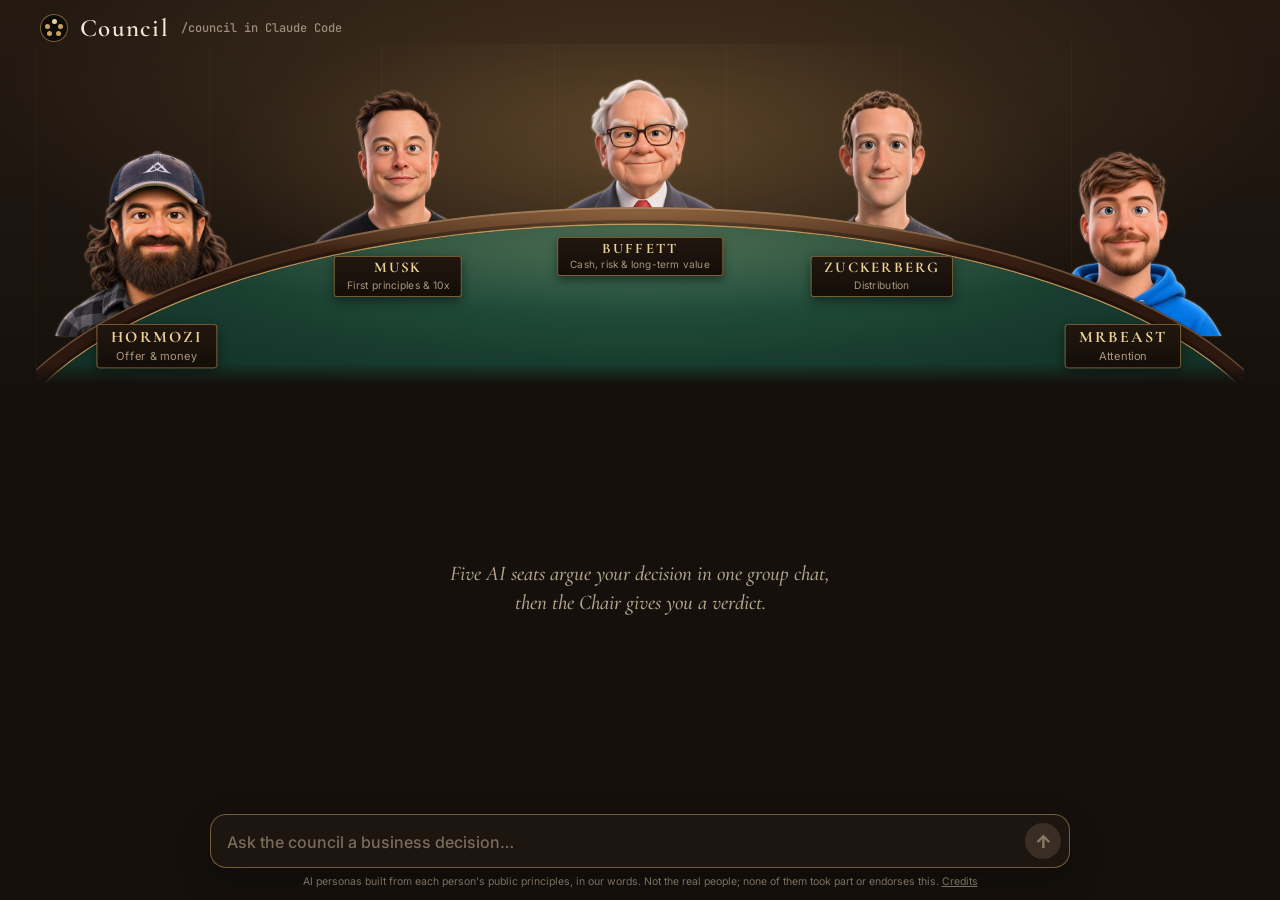
<file: example/council/2026-11-23-ams-ai-or-salesperson/room/index.html>
<!doctype html>
<html lang="en">
<head>
<meta charset="utf-8">
<meta name="viewport" content="width=device-width, initial-scale=1">
<title>Council · Yekar</title>
<link rel="icon" href="data:,">
<link rel="preconnect" href="https://fonts.googleapis.com">
<link href="https://fonts.googleapis.com/css2?family=Cormorant+Garamond:ital,wght@0,500;0,600;0,700;1,500&family=Inter:wght@400;500;600;700;800&family=JetBrains+Mono:wght@500&display=swap" rel="stylesheet">
<link rel="stylesheet" href="lab.css">
<link rel="stylesheet" href="council.css?v=409c1279">
</head>
<body>
<div class="room">
  <header class="bar">
    <span class="logo"><i></i><i></i><i></i><i></i><i></i></span><b>Council</b><span class="muted">/council in Claude Code</span>
    <span class="round" id="round"></span>
  </header>
  <section class="cast" id="cast"><div class="table"></div></section>
  <section class="chat" id="chat"></section>
  <div class="foot">
    <div class="typing" id="typing"></div>
    <form class="composer" id="composer" autocomplete="off">
      <textarea id="box" rows="1" spellcheck="false" placeholder="Ask the council a business decision…"></textarea>
      <button id="run" type="submit" aria-label="Send">↑</button>
    </form>
    <div class="disclaim">AI personas built from each person's public principles, in our words. Not the real people; none of them took part or endorses this. <a href="assets/CREDITS.md" target="_blank">Credits</a></div>
  </div>
</div>

<div class="modal" id="modal" hidden>
  <div class="sheet seat-sheet">
    <button class="x" id="close">✕</button>
    <div class="m-body" id="mBody"></div>
  </div>
</div>

<script src="data.js?v=cd6d4504"></script>
<script src="app.js?v=7f119213"></script>
</body>
</html>
</file>
<file: example/council/2026-11-23-ams-ai-or-salesperson/room/lab.css>
/* Shared look for the Jev labs (Ad Lab, Content Lab): a light product dashboard built to be screen-recorded at 1440x900+ */
:root {
  --bg: #f3f1ec; --panel: #ffffff; --ink: #141414; --muted: #8a857b; --line: #e7e3da; --soft: #f7f5f0;
  --jev: #2f5bff; --jev-soft: #e8edff; --win: #ff6a2b; --win-soft: #fff0e8; --ok: #18a058;
  --r: 14px; --sh: 0 1px 2px rgba(20,20,20,.04), 0 6px 24px rgba(20,20,20,.05);
}
* { box-sizing: border-box; }
html, body { margin: 0; height: 100%; background: var(--bg); color: var(--ink); font: 14px/1.4 Inter, system-ui, sans-serif; -webkit-font-smoothing: antialiased; }
b { font-weight: 700; }
.muted { color: var(--muted); }
button { font: inherit; cursor: pointer; }
[hidden] { display: none !important; }

.app { display: grid; grid-template-columns: 232px 1fr; height: 100vh; }
.side { background: #faf9f6; border-right: 1px solid var(--line); padding: 20px 14px; display: flex; flex-direction: column; gap: 6px; }
.brand { display: flex; gap: 10px; align-items: center; padding: 2px 8px 18px; }
.brand img { width: 30px; height: 30px; border-radius: 8px; }
.brand b { display: block; font-size: 16px; letter-spacing: -.01em; }
.brand span { font-size: 12px; color: var(--muted); }
.ws-label { font-size: 11px; text-transform: uppercase; letter-spacing: .08em; color: var(--muted); padding: 0 8px 4px; }
.ws { display: flex; gap: 10px; align-items: center; background: var(--panel); border: 1px solid var(--line); border-radius: 12px; padding: 10px; margin-bottom: 14px; }
.ws-av { width: 32px; height: 32px; border-radius: 50%; background: #141414; color: #fff; display: grid; place-items: center; font-size: 12px; font-weight: 700; overflow: hidden; }
.ws-av img { width: 100%; height: 100%; object-fit: cover; }
.ws b { display: block; font-size: 13px; }
.ws span { font-size: 12px; color: var(--muted); }
nav { display: flex; flex-direction: column; gap: 2px; }
nav a { display: flex; gap: 10px; align-items: center; padding: 9px 10px; border-radius: 9px; color: #4a4741; cursor: pointer; font-weight: 500; }
nav a i { font-style: normal; width: 18px; text-align: center; color: var(--muted); }
nav a:hover { background: #f0eee8; }
nav a.on { background: var(--panel); color: var(--ink); box-shadow: var(--sh); }
nav a.on i { color: var(--jev); }
.side-foot { margin-top: auto; padding: 10px; font-size: 12px; }
.model { display: flex; align-items: center; gap: 8px; font-weight: 600; font-family: 'JetBrains Mono', monospace; font-size: 12px; }
.dot { width: 8px; height: 8px; border-radius: 50%; background: var(--ok); box-shadow: 0 0 0 3px #18a05822; }

main { display: flex; flex-direction: column; gap: 16px; padding: 18px 22px 22px; min-width: 0; overflow: hidden; }
.top { display: flex; align-items: center; gap: 14px; }
.crumbs { font-weight: 600; font-size: 15px; white-space: nowrap; }
.source { flex: 1; display: flex; align-items: center; gap: 10px; background: var(--panel); border: 1px solid var(--line); border-radius: 11px; padding: 9px 12px; min-width: 0; }
.src-ico { width: 22px; height: 22px; border-radius: 6px; background: #1877f2; color: #fff; font-weight: 800; display: grid; place-items: center; font-size: 13px; flex: none; }
.src-ico.yt { background: #141414; font-size: 10px; }
.src-url { color: #5d5a53; white-space: nowrap; overflow: hidden; text-overflow: ellipsis; font-size: 13px; }
.src-url b { color: var(--ink); }
.btn { border: 0; border-radius: 11px; padding: 10px 16px; font-weight: 600; white-space: nowrap; }
.btn.primary { background: var(--ink); color: #fff; box-shadow: 0 4px 14px rgba(20,20,20,.18); transition: transform .12s, background .2s; }
.btn.primary:hover { transform: translateY(-1px); }
.btn.primary .spark { color: #9db2ff; }
.btn.primary.busy { background: var(--jev); }
.btn.primary.done { background: #fff; color: var(--ink); border: 1px solid var(--line); box-shadow: none; }
.btn.primary.done .spark { color: var(--ok); }

.stats { display: grid; grid-template-columns: repeat(4, 1fr); gap: 14px; }
.stat { background: var(--panel); border: 1px solid var(--line); border-radius: var(--r); padding: 14px 16px; box-shadow: var(--sh); min-width: 0; }
.stat label { font-size: 11px; text-transform: uppercase; letter-spacing: .08em; color: var(--muted); font-weight: 600; }
.stat > div:nth-child(2) { margin-top: 6px; display: flex; align-items: baseline; gap: 6px; }
.stat b { font-size: 30px; letter-spacing: -.03em; font-variant-numeric: tabular-nums; line-height: 1; }
.stat .of { color: var(--muted); font-size: 15px; font-weight: 500; }
.stat .sub { color: var(--muted); font-size: 12px; margin-top: 8px; white-space: nowrap; overflow: hidden; text-overflow: ellipsis; }
.stat .bar { height: 4px; background: var(--soft); border-radius: 4px; margin-top: 12px; overflow: hidden; }
.stat .bar i { display: block; height: 100%; width: 0; background: var(--jev); transition: width .2s; }
.stat.cost { background: #141414; border-color: #141414; color: #fff; }
.stat.cost label, .stat.cost .sub { color: #a7a39b; }
.stat.cost b { color: #fff; }

.stage { flex: 1; display: grid; grid-template-columns: 1fr 380px; gap: 16px; min-height: 0; }
.card { background: var(--panel); border: 1px solid var(--line); border-radius: var(--r); box-shadow: var(--sh); padding: 16px 18px; display: flex; flex-direction: column; min-height: 0; }
.card-h { display: flex; justify-content: space-between; align-items: flex-start; margin-bottom: 12px; }
.card-h h2 { margin: 0; font-size: 16px; letter-spacing: -.01em; display: inline; }
.card-h .muted { font-size: 12.5px; margin-top: 2px; }
.seg { display: flex; background: var(--soft); border-radius: 9px; padding: 3px; border: 1px solid var(--line); }
.seg button { border: 0; background: none; padding: 6px 12px; border-radius: 7px; font-size: 12.5px; font-weight: 600; color: var(--muted); }
.seg button.on { background: #fff; color: var(--ink); box-shadow: var(--sh); }
.back { border: 1px solid var(--line); background: #fff; border-radius: 8px; width: 28px; height: 28px; margin-right: 8px; vertical-align: 2px; }

/* the archive wall; tiles are sized by padding: aspect-ratio rows collapse in the scrolling grid */
.wall { flex: 1; display: grid; grid-template-columns: repeat(auto-fill, minmax(78px, 1fr)); gap: 8px; align-content: start; overflow: auto; padding: 2px; }
.tile { position: relative; padding-top: 100%; border-radius: 9px; overflow: hidden; background: var(--soft); }
.tile img { position: absolute; inset: 0; width: 100%; height: 100%; object-fit: cover; display: block; filter: grayscale(1) brightness(1.08) contrast(.85); opacity: .38; transition: filter .35s, opacity .35s, transform .35s; }
.tile.done img { filter: none; opacity: 1; }
.tile.done { box-shadow: 0 0 0 2px var(--jev); }
.tile .chk { position: absolute; top: 5px; right: 5px; width: 18px; height: 18px; border-radius: 50%; background: var(--jev); color: #fff; font-size: 11px; display: grid; place-items: center; transform: scale(0); transition: transform .25s cubic-bezier(.3,1.6,.5,1); }
.tile.done .chk { transform: scale(1); }
.tile .tag { position: absolute; left: 4px; bottom: 4px; right: 4px; background: rgba(20,20,20,.78); color: #fff; font-size: 9.5px; font-weight: 600; border-radius: 5px; padding: 2px 5px; white-space: nowrap; overflow: hidden; text-overflow: ellipsis; opacity: 0; transition: opacity .3s; }
.tile.done .tag { opacity: 1; }
.tile.scan::after { content: ''; position: absolute; inset: 0; background: linear-gradient(180deg, transparent, #2f5bff55, transparent); animation: scan .7s linear infinite; }
@keyframes scan { from { transform: translateY(-100%); } to { transform: translateY(100%); } }

/* live feed */
.feed { flex: 1; overflow: hidden; display: flex; flex-direction: column; gap: 8px; }
.feed .empty { margin: auto; color: var(--muted); text-align: center; }
.fi { display: grid; grid-template-columns: 46px 1fr; gap: 10px; align-items: center; padding: 8px; border: 1px solid var(--line); border-radius: 11px; animation: drop .3s ease-out; }
.fi img { width: 46px; height: 46px; border-radius: 8px; object-fit: cover; }
.fi .chips { display: flex; flex-wrap: wrap; gap: 4px; }
.chip { font-size: 11px; font-weight: 600; padding: 3px 7px; border-radius: 6px; background: var(--soft); color: #4a4741; white-space: nowrap; }
.chip.k { background: var(--jev-soft); color: var(--jev); }
.chip.w { background: var(--win-soft); color: var(--win); }
.fi .t { font-size: 12px; color: var(--muted); white-space: nowrap; overflow: hidden; text-overflow: ellipsis; margin-bottom: 4px; }
/* content: one big card per video while Jev runs */
.vc, .vc-rest { display: flex; flex-direction: column; gap: 12px; }
.vc-top { display: grid; grid-template-columns: 92px 1fr; gap: 12px; }
.vc-top img { width: 92px; aspect-ratio: 9 / 16; border-radius: 10px; object-fit: cover; background: var(--soft); }
.vc-labs { display: flex; flex-direction: column; gap: 6px; }
.vc-labs .lab { padding: 6px 10px; }
.vc-labs .lab b { font-size: 13.5px; margin: 2px 0 5px; }
.vc-hook { font-size: 21px; font-weight: 700; line-height: 1.2; letter-spacing: -.02em; }
.vc-stats { display: grid; grid-template-columns: repeat(4, 1fr); border: 1px solid var(--line); border-radius: 11px; }
.vc-stats div { padding: 8px 10px; font-size: 11px; color: var(--muted); }
.vc-stats div + div { border-left: 1px solid var(--line); }
.vc-stats b { display: block; font-size: 16px; color: var(--ink); }
.vc .sent { font-size: 12.5px; padding: 4px 8px; }
@keyframes drop { from { opacity: 0; transform: translateY(-8px); } }

/* creative map */
.map { flex: 1; display: grid; grid-template-columns: 26px 1fr; grid-template-rows: 1fr 40px; min-height: 0; }
.y-title { writing-mode: vertical-rl; transform: rotate(180deg); text-align: center; font-size: 12px; font-weight: 600; color: #4a4741; }
.y-title span, .x-title span { color: var(--muted); font-weight: 500; }
.x-title { grid-column: 2; text-align: center; font-size: 12px; font-weight: 600; color: #4a4741; padding-top: 22px; }
.plot { position: relative; border-left: 1px solid var(--line); border-bottom: 1px solid var(--line); margin: 6px 6px 0 30px; }
.grid-y { position: absolute; left: 0; right: 0; border-top: 1px dashed #ece8df; }
.grid-y span, .grid-x span { position: absolute; font-size: 11px; color: var(--muted); font-variant-numeric: tabular-nums; }
.grid-y span { left: -34px; top: -8px; width: 28px; text-align: right; }
.grid-x { position: absolute; bottom: 0; top: 0; border-left: 1px dashed #ece8df; }
.grid-x span { bottom: -20px; left: -20px; width: 40px; text-align: center; }
.pt { position: absolute; width: 38px; height: 38px; margin: -19px 0 0 -19px; border-radius: 9px; overflow: hidden; border: 2px solid #fff; box-shadow: 0 2px 8px rgba(20,20,20,.18); cursor: pointer;
      transition: left .9s cubic-bezier(.6,0,.2,1), top .9s cubic-bezier(.6,0,.2,1), opacity .4s, transform .25s, filter .4s; z-index: 1; }
.pt.wait { opacity: 0; pointer-events: none; }
.pt img { width: 100%; height: 100%; object-fit: cover; display: block; }
.pt:hover { transform: scale(1.5); z-index: 5; }
.pt.dim { opacity: .14; filter: grayscale(1); }
.pt.hi { border-color: var(--win); z-index: 3; }
.pt.top { width: 54px; height: 54px; margin: -27px 0 0 -27px; border-width: 3px; z-index: 4; }
.pt .badge, .badge { position: absolute; white-space: nowrap; background: var(--win); color: #fff; font-size: 11px; font-weight: 700; padding: 3px 7px; border-radius: 6px; }
.flag { position: absolute; transform: translate(-50%, calc(-100% - 34px)); background: var(--win); color: #fff; font-size: 12px; font-weight: 700; padding: 5px 9px; border-radius: 8px; white-space: nowrap; z-index: 6; pointer-events: none; box-shadow: 0 4px 12px #ff6a2b55; }
.flag::after { content: ''; position: absolute; left: 50%; bottom: -5px; margin-left: -5px; border: 5px solid transparent; border-bottom: 0; border-top-color: var(--win); }
.trend { position: absolute; left: 0; right: 0; height: 0; border-top: 2px dashed var(--jev); opacity: .35; pointer-events: none; }

/* patterns */
.pats { flex: 1; overflow: auto; display: flex; flex-direction: column; gap: 8px; }
.pat { border: 1px solid var(--line); border-radius: 12px; padding: 11px 12px; cursor: pointer; transition: border-color .2s, background .2s, transform .15s; }
.pat:hover { border-color: #cfc9bc; transform: translateY(-1px); }
.pat.win { border-color: var(--win); background: var(--win-soft); }
.pat-h { display: flex; justify-content: space-between; align-items: baseline; gap: 8px; }
.pat-h b { font-size: 14px; }
.pat-h .v { font-size: 20px; font-weight: 800; letter-spacing: -.02em; font-variant-numeric: tabular-nums; }
.pat-h .v small { font-size: 11px; font-weight: 600; color: var(--muted); margin-left: 3px; }
.pat .meta { font-size: 12px; color: var(--muted); margin-top: 2px; }
.pat .pbar { height: 6px; background: var(--soft); border-radius: 6px; margin-top: 8px; overflow: hidden; }
.pat .pbar i { display: block; height: 100%; background: #c9c3b6; border-radius: 6px; }
.pat.win .pbar i { background: var(--win); }
.pat .crown { font-size: 10.5px; font-weight: 700; color: var(--win); text-transform: uppercase; letter-spacing: .06em; }

/* list of ads in a pattern */
.list { flex: 1; overflow: auto; display: flex; flex-direction: column; gap: 8px; }
.li { display: grid; grid-template-columns: 64px 1fr auto; gap: 11px; align-items: center; padding: 8px; border: 1px solid var(--line); border-radius: 12px; cursor: pointer; transition: border-color .2s, transform .15s; }
.li:hover { border-color: var(--win); transform: translateX(2px); }
.li img { width: 64px; height: 64px; border-radius: 9px; object-fit: cover; }
.li .t { font-size: 12.5px; font-weight: 600; display: -webkit-box; -webkit-line-clamp: 2; -webkit-box-orient: vertical; overflow: hidden; }
.li .d { text-align: right; }
.li .d b { display: block; font-size: 18px; letter-spacing: -.02em; }
.li .d span { font-size: 11px; color: var(--muted); }
.li.first { border-color: var(--win); background: var(--win-soft); }

/* breakdown modal */
.modal { position: fixed; inset: 0; background: rgba(20,20,20,.38); backdrop-filter: blur(3px); display: grid; place-items: center; z-index: 50; animation: fade .2s; }
@keyframes fade { from { opacity: 0; } }
.sheet { position: relative; width: min(1100px, 92vw); height: min(720px, 88vh); background: #fff; border-radius: 18px; display: grid; grid-template-columns: 400px 1fr; overflow: hidden; box-shadow: 0 30px 80px rgba(0,0,0,.25); animation: pop .25s cubic-bezier(.3,1.3,.5,1); }
@keyframes pop { from { transform: scale(.96); opacity: 0; } }
.x { position: absolute; top: 14px; right: 14px; width: 32px; height: 32px; border-radius: 50%; border: 1px solid var(--line); background: #fff; z-index: 2; }
.m-media { background: #0d0d0d; display: grid; place-items: center; }
.m-media img, .m-media video { width: 100%; height: 100%; object-fit: contain; }
.m-body { padding: 26px 28px; overflow: auto; }
.m-top { display: flex; gap: 10px; align-items: center; font-size: 12.5px; }
.pill { font-size: 11px; font-weight: 700; padding: 3px 8px; border-radius: 6px; background: #e6f6ec; color: var(--ok); text-transform: uppercase; letter-spacing: .05em; }
.pill.off { background: var(--soft); color: var(--muted); }
.m-body h3 { margin: 10px 0 16px; font-size: 26px; letter-spacing: -.03em; }
.m-body h3 em { font-style: normal; color: var(--win); }
.m-labels { display: grid; grid-template-columns: 1fr 1fr 1fr; gap: 10px; margin-bottom: 20px; }
.lab { border: 1px solid var(--line); border-radius: 11px; padding: 10px 12px; }
.lab label { font-size: 10.5px; text-transform: uppercase; letter-spacing: .08em; color: var(--muted); font-weight: 600; display: flex; justify-content: space-between; }
.lab b { display: block; font-size: 15px; margin: 4px 0 7px; }
.lab .pb { height: 4px; background: var(--soft); border-radius: 4px; overflow: hidden; }
.lab .pb i { display: block; height: 100%; background: var(--jev); }
.m-copy-h { font-weight: 700; margin-bottom: 10px; }
.m-copy { display: flex; flex-direction: column; gap: 6px; }
.sent { display: grid; grid-template-columns: 74px 1fr; gap: 10px; align-items: baseline; padding: 6px 8px; border-radius: 8px; font-size: 13.5px; }
.sent .role { font-size: 10.5px; font-weight: 700; text-transform: uppercase; letter-spacing: .06em; padding: 2px 6px; border-radius: 5px; text-align: center; }
.r-hook { background: var(--win-soft); } .r-hook .role { background: var(--win); color: #fff; }
.r-cta .role { background: var(--ink); color: #fff; }
.r-problem .role { background: #fde8e8; color: #c23b3b; }
.r-insight .role, .r-setup .role, .r-body .role, .r-story .role { background: var(--soft); color: #5d5a53; }
.r-proof .role { background: #e6f6ec; color: var(--ok); }
.r-offer .role, .r-payoff .role { background: var(--jev-soft); color: var(--jev); }
.sent .ts { font-size: 11px; color: var(--muted); font-variant-numeric: tabular-nums; margin-right: 6px; }

/* Content Lab: vertical video tiles */
.wall.tall { grid-template-columns: repeat(auto-fill, minmax(64px, 1fr)); }
.wall.tall .tile { padding-top: 177.78%; }
.wall.tall .tile img { position: absolute; inset: 0; }
.pt.v { width: 26px; height: 46px; margin: -23px 0 0 -13px; border-radius: 6px; }
.pt.v.top { width: 40px; height: 70px; margin: -35px 0 0 -20px; }
.li.v img { width: 48px; height: 84px; }
.li.v { grid-template-columns: 48px 1fr auto; }
.sheet.v { grid-template-columns: 380px 1fr; }
.pts { position: absolute; inset: 0; width: 100%; height: 100%; }
.m-media iframe { width: 100%; height: 100%; border: 0; display: block; }
</file>
<file: example/council/2026-11-23-ams-ai-or-salesperson/room/council.css>
/* Council: five characters seated round one oval table in a private club room, their group chat below, a composer at
   the bottom. Built to be screen-recorded at 1440x900 and 1080x1920.
   --f sizes the cast; --B is a bust; the table is an ellipse 1.1x the room wide whose far edge sits --E down from the
   top and runs --b deep, so each seat's edge is --E + --d * --b (app.js computes --d for its x). */
:root {
  --bg: #15100c; --panel: #211913; --ink: #f1e7d6; --muted: #9c8f7c; --line: rgba(222,196,150,.13); --soft: rgba(255,240,215,.05);
  --brass: #c9a35c; --brass-hi: #ecd294; --win: var(--brass); --win-soft: rgba(201,163,92,.12); --ok: #86b896;
  --sh: 0 12px 32px rgba(0,0,0,.35); --serif: 'Cormorant Garamond', Georgia, 'Times New Roman', serif;
  --f: clamp(54px, min(12vw, 14vh), 136px); --col: min(860px, 100%);
  --B: calc(var(--f) * 1.5); --E: calc(var(--f) * 1.29); --b: calc(var(--f) * 2.2);
}
body { background: radial-gradient(ellipse 70% 34% at 50% 12%, rgba(214,158,88,.2), transparent 72%), linear-gradient(#251a12, var(--bg) 46%); color: var(--ink); }
.room { display: grid; grid-template-rows: auto auto 1fr auto; height: 100vh; height: 100dvh; max-width: 1240px; margin: 0 auto; padding: 0 16px; }

.bar { display: flex; align-items: center; gap: 12px; padding: 14px 4px 2px; font-size: 13px; }
.bar b { font: 600 25px/1 var(--serif); letter-spacing: .05em; }
.bar .muted { font: 500 12px 'JetBrains Mono', monospace; }
.logo { position: relative; width: 28px; height: 28px; border-radius: 50%; background: #0f0b08; border: 1px solid rgba(201,163,92,.55); flex: none; }
.logo i { position: absolute; width: 5px; height: 5px; margin: -2.5px; border-radius: 50%; background: var(--brass); }
.logo i:nth-child(1) { left: 50%; top: 24%; background: var(--brass-hi); }
.logo i:nth-child(2) { left: 76%; top: 43%; } .logo i:nth-child(3) { left: 66%; top: 73%; }
.logo i:nth-child(4) { left: 34%; top: 73%; } .logo i:nth-child(5) { left: 24%; top: 43%; }
.round { margin-left: auto; font: 600 16px var(--serif); letter-spacing: .06em; color: var(--brass-hi); }
.round:not(:empty)::before { content: ''; display: inline-block; width: 6px; height: 6px; margin-right: 8px; border-radius: 50%; background: var(--brass); vertical-align: 2px; animation: beat 1.4s infinite; }
.round.done::before { background: var(--ok); animation: none; }
@keyframes beat { 50% { opacity: .3; } }

/* the table and the cast */
.cast { position: relative; isolation: isolate; height: calc(var(--f) * 2.7); overflow: hidden; }
.cast::before { content: ''; position: absolute; inset: 0; z-index: 0;  /* the panelled wall under one lamp */
  background: radial-gradient(ellipse 46% 60% at 50% 34%, rgba(232,176,104,.17), transparent 75%),
              repeating-linear-gradient(90deg, rgba(255,225,180,.03) 0 1px, transparent 1px 14.285%); }
.cast::after { content: ''; position: absolute; z-index: 20; left: 0; right: 0; bottom: 0; height: calc(var(--f) * .16); background: linear-gradient(transparent, var(--bg)); }
.table { position: absolute; z-index: 10; left: -5%; width: 110%; top: var(--E); height: calc(var(--b) * 2); border-radius: 50%;
  background: radial-gradient(ellipse 38% 9% at 50% 1%, rgba(255,196,130,.35), transparent), linear-gradient(#4d2d1b, #2c180e 14%);
  box-shadow: inset 0 2px 0 rgba(255,214,160,.28); }
.table::before { content: ''; position: absolute; inset: calc(var(--f) * .15); border-radius: 50%;  /* green leather, brass inlay */
  background: radial-gradient(ellipse 40% 14% at 50% 3%, rgba(255,215,150,.16), transparent), radial-gradient(ellipse 70% 40% at 50% 6%, #2a5a45, #173b2e 55%, #0f281f);
  box-shadow: 0 0 0 1.5px rgba(214,178,108,.8), 0 0 0 5px rgba(0,0,0,.28); }
.m { position: absolute; top: 0; left: calc(var(--x) * 100%); width: 0; height: 100%; cursor: pointer; }
.m .face { position: absolute; z-index: var(--z); left: 0; width: calc(var(--B) * var(--s)); height: calc(var(--B) * var(--s));
  top: calc(var(--E) + var(--d) * var(--b) - var(--B) * var(--s) * .8); transform: translateX(-50%); transform-origin: 50% 80%; transition: transform .3s cubic-bezier(.3,1.5,.5,1); }
.m .face::before { content: ''; position: absolute; inset: -10% -20% 10%; border-radius: 50%; background: radial-gradient(circle at 50% 42%, rgba(255,204,140,.26), transparent 62%); opacity: 0; transition: opacity .35s; }
.bust { position: absolute; inset: 0; filter: drop-shadow(0 0 1px rgba(255,222,176,.3)); }
.bust img { position: absolute; inset: 0; width: 100%; height: 100%; opacity: 0; }
.bust img.base, .bust[data-shape="mid"] img.mid, .bust[data-shape="open"] img.open, .bust[data-shape="blink"] img.blink { opacity: 1; }
.plate { position: absolute; z-index: 12; left: 0; top: calc(var(--E) + var(--d) * var(--b) + var(--f) * .24); transform: translateX(-50%) scale(var(--s)); transform-origin: 50% 0;
  display: flex; flex-direction: column; align-items: center; padding: 3px 12px 4px; border-radius: 3px; white-space: nowrap;
  background: linear-gradient(#21170f, #140d08); border: 1px solid rgba(201,163,92,.5); box-shadow: 0 4px 10px rgba(0,0,0,.45); transition: background .3s, box-shadow .3s; }
.plate b { font: 700 clamp(11px, calc(var(--f) * .115), 16px)/1.15 var(--serif); letter-spacing: .14em; text-transform: uppercase; color: var(--brass-hi); }
.plate span { font-size: 10px; letter-spacing: .02em; color: #a8977c; }
.m.talk .face { transform: translateX(-50%) scale(1.06); }
.m.talk .face::before { opacity: 1; }
.m.talk .plate { background: linear-gradient(#ecd294, #b88d45); box-shadow: 0 0 22px rgba(236,210,148,.45); }
.m.talk .plate b, .m.talk .plate span { color: #23170c; }
.m.writing .face::before { animation: glow 1.4s infinite; }
@keyframes glow { 50% { opacity: .55; } }
.bub { position: absolute; z-index: 13; left: calc(var(--B) * var(--s) * .2); top: calc(var(--E) + var(--d) * var(--b) - var(--B) * var(--s) * .8 + var(--f) * .2);
  display: flex; gap: 3px; padding: 7px 9px; border-radius: 14px 14px 14px 4px; background: #efe3cc; box-shadow: 0 6px 16px rgba(0,0,0,.4); opacity: 0; transform: scale(.6); transition: .2s; }
.bub i, .typing i { width: 5px; height: 5px; border-radius: 50%; background: #8a7a64; animation: hop 1s infinite; }
.bub i:nth-child(2), .typing i:nth-child(2) { animation-delay: .15s; } .bub i:nth-child(3), .typing i:nth-child(3) { animation-delay: .3s; }
@keyframes hop { 30% { transform: translateY(-3px); background: #c9a35c; } 60% { transform: none; } }
.m.writing .bub { opacity: 1; transform: none; }

/* the group chat */
.chat { position: relative; overflow-y: auto; padding: 12px calc((100% - var(--col)) / 2) 10px; display: flex; flex-direction: column; gap: 10px; scrollbar-width: thin; scrollbar-color: #3a2e24 transparent; }
.hint { margin: auto; text-align: center; color: #b4a58c; font: italic 500 21px/1.4 var(--serif); }
.sep { align-self: center; display: flex; align-items: center; gap: 12px; font: 600 14px var(--serif); letter-spacing: .16em; text-transform: uppercase; color: var(--brass); padding: 8px 0 2px; }
.sep::before, .sep::after { content: ''; width: 48px; height: 1px; background: linear-gradient(90deg, transparent, rgba(201,163,92,.5)); }
.sep::after { transform: scaleX(-1); }
.msg { display: flex; gap: 9px; align-items: flex-end; max-width: 86%; animation: drop .3s cubic-bezier(.3,1.3,.5,1); }
.msg .b { background: #211912; border: 1px solid var(--line); border-radius: 16px 16px 16px 5px; padding: 8px 12px 9px; min-width: 0; }
.msg .who { display: flex; gap: 8px; align-items: baseline; font-size: 12.5px; margin-bottom: 2px; }
.msg .who b { color: var(--c); }
.msg .who span { color: var(--muted); font-size: 11px; }
.msg .txt { font-size: 15px; line-height: 1.45; color: #ece2d0; }
.msg.seat { cursor: pointer; }
.msg.cont { margin-top: -6px; }  /* a double text: same seat, no face or name again */
.msg.cont .av { visibility: hidden; height: 0; }
.rq { border-left: 3px solid var(--c); background: rgba(255,240,215,.05); border-radius: 4px 8px 8px 4px; padding: 4px 9px 5px; margin: 3px 0 6px; font-size: 12.5px; line-height: 1.35; color: #ab9d86;
  display: -webkit-box; -webkit-line-clamp: 2; -webkit-box-orient: vertical; overflow: hidden; }
.rq b { display: block; color: var(--c); font-size: 11.5px; }
.tag { display: inline-block; margin-top: 6px; font-size: 10.5px; font-weight: 600; letter-spacing: .07em; text-transform: uppercase; color: var(--brass); border: 1px solid rgba(201,163,92,.32); border-radius: 20px; padding: 1px 8px; }
.tag.vote { background: rgba(201,163,92,.14); color: var(--brass-hi); }
.tag.out { color: var(--muted); border-color: var(--line); }
.m.out .face { filter: grayscale(.75) brightness(.62); transition: filter .8s; }
.m.out .plate { opacity: .5; }
.at { color: var(--c); font-weight: 700; }
.av { position: relative; flex: none; width: 38px; height: 38px; border-radius: 50%; overflow: hidden; background: radial-gradient(circle at 50% 30%, #4a3627, #1c140f); box-shadow: 0 0 0 1px rgba(201,163,92,.4); }
.av img { width: 100%; height: 100%; transform: scale(1.75); transform-origin: 50% 36%; }
.msg.me { align-self: flex-end; }
.msg.me .b { background: linear-gradient(#e8d29c, #c9a35c); border: 0; color: #1d140c; border-radius: 16px 16px 5px 16px; }
.msg.me .txt { color: #1d140c; }
.msg.me .who b { color: #1d140c; }
.msg.chair { align-self: center; max-width: 92%; }
.msg.chair .b { background: transparent; border: 0; padding: 2px 4px; text-align: center; }
.msg.chair .txt { font: italic 500 18px/1.35 var(--serif); color: #cdbfa7; }
.msg.chair .who { justify-content: center; } .msg.chair .who b { color: var(--brass); font: 700 11px var(--serif); letter-spacing: .2em; text-transform: uppercase; }

/* the vote: one column per option, each seat's face in the one it backs; sticky while the votes come in */
.board { display: grid; grid-template-columns: repeat(var(--n), minmax(0, 1fr)); gap: 8px; padding: 10px; background: #1a130e; border: 1px solid rgba(201,163,92,.3); border-radius: 12px; flex: none; }
.board.live { position: sticky; top: 0; z-index: 5; box-shadow: 0 12px 20px -10px rgba(0,0,0,.7); animation: drop .3s cubic-bezier(.3,1.3,.5,1); }
.col { display: flex; flex-direction: column; align-items: center; text-align: center; border: 1px solid var(--line); border-radius: 9px; padding: 8px 6px 10px; min-height: 104px; transition: .5s; }
.col > b { font: 700 24px/1 var(--serif); color: var(--brass-hi); }
.col > span { font-size: 11.5px; font-weight: 600; line-height: 1.25; color: #cdbfa7; margin-top: 3px; }
.col .faces { display: flex; flex-wrap: wrap; justify-content: center; gap: 6px; margin-top: auto; padding-top: 8px; }
.vf { display: flex; flex-direction: column; align-items: center; gap: 3px; animation: vpop .5s cubic-bezier(.3,1.6,.5,1) both; }
.vf .av { width: 36px; height: 36px; }
.vf em { font-style: normal; font-size: 9.5px; font-weight: 600; letter-spacing: .04em; color: var(--muted); }
@keyframes vpop { from { transform: translateY(-14px) scale(.4); opacity: 0; } }
.col.win { border-color: var(--brass); background: rgba(201,163,92,.1); box-shadow: inset 0 0 0 1px rgba(201,163,92,.35); }
.v-slot .col:not(.win) { opacity: .6; }
.board .sat { grid-column: 1 / -1; text-align: center; font-size: 11px; font-weight: 600; letter-spacing: .05em; color: var(--muted); }

/* the verdict, the Chair's last message */
.msg.verdict { align-self: stretch; max-width: none; }
.msg.verdict .b { flex: 1; background: linear-gradient(#231a12, #17110c); border: 1px solid rgba(201,163,92,.4); border-radius: 14px; padding: 22px clamp(16px, 3vw, 28px) 18px; box-shadow: var(--sh); }
.v-k { display: flex; align-items: center; justify-content: center; gap: 12px; font: 600 12px var(--serif); letter-spacing: .26em; text-transform: uppercase; color: var(--brass); }
.v-k::before, .v-k::after { content: ''; width: 40px; height: 1px; background: linear-gradient(90deg, transparent, rgba(201,163,92,.6)); }
.v-k::after { transform: scaleX(-1); }
.v-h { margin: 10px 0 4px; text-align: center; font: 600 clamp(30px, 4.2vw, 44px)/1.05 var(--serif); color: var(--ink); }
.v-label { text-align: center; font-size: 11px; font-weight: 700; letter-spacing: .24em; text-transform: uppercase; color: var(--muted); }
.v-main { max-width: 36em; margin: 14px auto 16px; text-align: center; font: italic 500 19px/1.4 var(--serif); color: #ddd0b9; }
.v-do { display: grid; grid-template-columns: max-content 1fr; gap: 9px 18px; margin: 16px 0 0; padding-top: 14px; border-top: 1px solid var(--line); font-size: 14px; line-height: 1.45; color: #e3d8c5; }
.v-do dt { font-size: 10.5px; font-weight: 700; letter-spacing: .16em; text-transform: uppercase; color: var(--brass); padding-top: 3px; }
.v-do dd { margin: 0; }
.v-links { display: flex; justify-content: center; gap: 22px; margin: 16px auto 0; }
.v-pdf { font: italic 600 17px var(--serif); color: var(--brass-hi); text-decoration: none; border-bottom: 1px solid rgba(201,163,92,.45); }
.v-more { display: block; width: max-content; margin: 0; font: italic 600 17px var(--serif); color: var(--brass-hi); text-decoration: none; border-bottom: 1px solid rgba(201,163,92,.45); }
.v-more::after { content: ' →'; font-style: normal; }

/* the composer */
.foot { width: var(--col); margin: 0 auto; padding: 4px 0 10px; }
.typing { height: 20px; font-size: 12px; color: var(--muted); display: flex; align-items: center; gap: 6px; padding-left: 6px; }
.typing span { display: flex; gap: 3px; }
.composer { display: flex; align-items: flex-end; gap: 8px; background: #1d1510; border: 1px solid rgba(201,163,92,.24); border-radius: 16px; padding: 8px 8px 8px 16px; box-shadow: var(--sh); }
.composer:focus-within { border-color: rgba(201,163,92,.5); }
#box { flex: 1; border: 0; outline: 0; resize: none; background: none; font: 500 16px/1.4 Inter, system-ui, sans-serif; color: var(--ink); padding: 6px 0; max-height: 120px; caret-color: var(--brass); }
#box::placeholder { color: #7a6c5b; }
#run { flex: none; width: 36px; height: 36px; border-radius: 50%; border: 0; background: #3a2e24; color: #8a7b68; font-size: 18px; font-weight: 800; transition: background .2s, color .2s; }
#run.ready { background: linear-gradient(#ecd294, #b88d45); color: #1d140c; }
#run.busy { background: #5a4630; color: var(--ink); animation: beat 1.2s infinite; }
#run.done { background: var(--ok); color: #10241a; }
.disclaim { padding-top: 7px; font-size: 10.5px; color: #7d705f; text-align: center; }
.disclaim a { color: #7d705f; }

/* the full card on click */
.modal { background: rgba(8,6,4,.62); }
.sheet { background: #1c140f; color: var(--ink); border: 1px solid rgba(201,163,92,.3); }
.x { background: #241a13; border-color: var(--line); color: var(--ink); }
.seat-sheet { grid-template-columns: 1fr; width: min(720px, 92vw); height: auto; max-height: 88vh; }
.m-seat { display: flex; gap: 14px; align-items: center; margin-bottom: 14px; }
.m-seat .av { width: 60px; height: 60px; }
.m-seat b { font: 700 26px var(--serif); letter-spacing: .02em; display: block; }
.m-f { display: grid; grid-template-columns: 170px 1fr; gap: 12px; padding: 8px 0; border-top: 1px solid var(--line); font-size: 13.5px; line-height: 1.45; }
.m-f label { font-size: 10.5px; text-transform: uppercase; letter-spacing: .08em; color: var(--muted); font-weight: 700; padding-top: 2px; }
.m-f div { white-space: pre-line; }

/* portrait recording (1080x1920) and phones */
@media (orientation: portrait) {
  :root { --f: clamp(54px, 12.5vw, 150px); }
  .msg .txt { font-size: 16px; }
}
@media (max-width: 640px) {
  .room { padding: 0 10px; }
  .plate { padding: 2px 6px 3px; }
  .plate span { display: none; }
  .bar .muted { display: none; }
  .msg { max-width: 94%; }
  .msg .txt { font-size: 14px; }
  .hint { font-size: 18px; }
  .v-do { grid-template-columns: 1fr; gap: 2px; } .v-do dd { margin-bottom: 8px; }
  .v-main { font-size: 17px; }
  .vf .av { width: 30px; height: 30px; } .vf em { display: none; }
  .col > span { font-size: 10.5px; }
  .m-f { grid-template-columns: 1fr; gap: 2px; }
}
</file>
